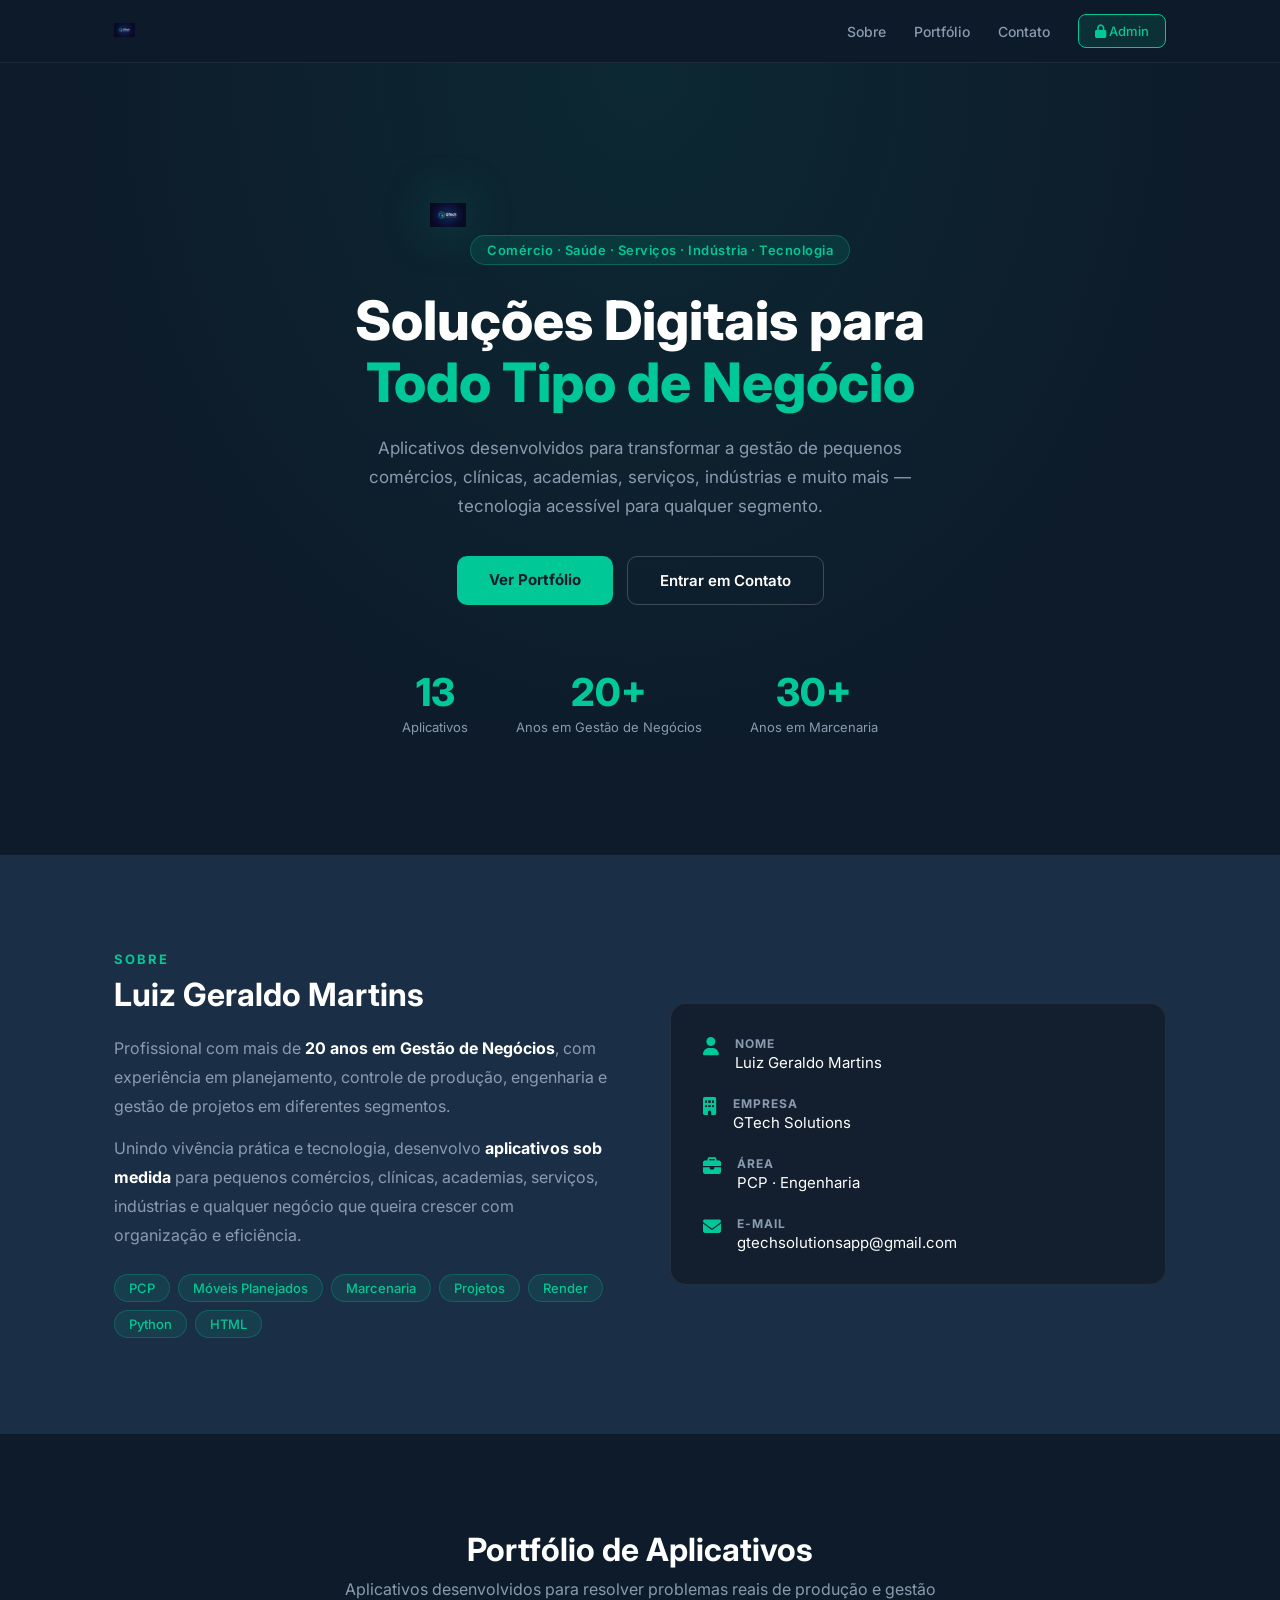
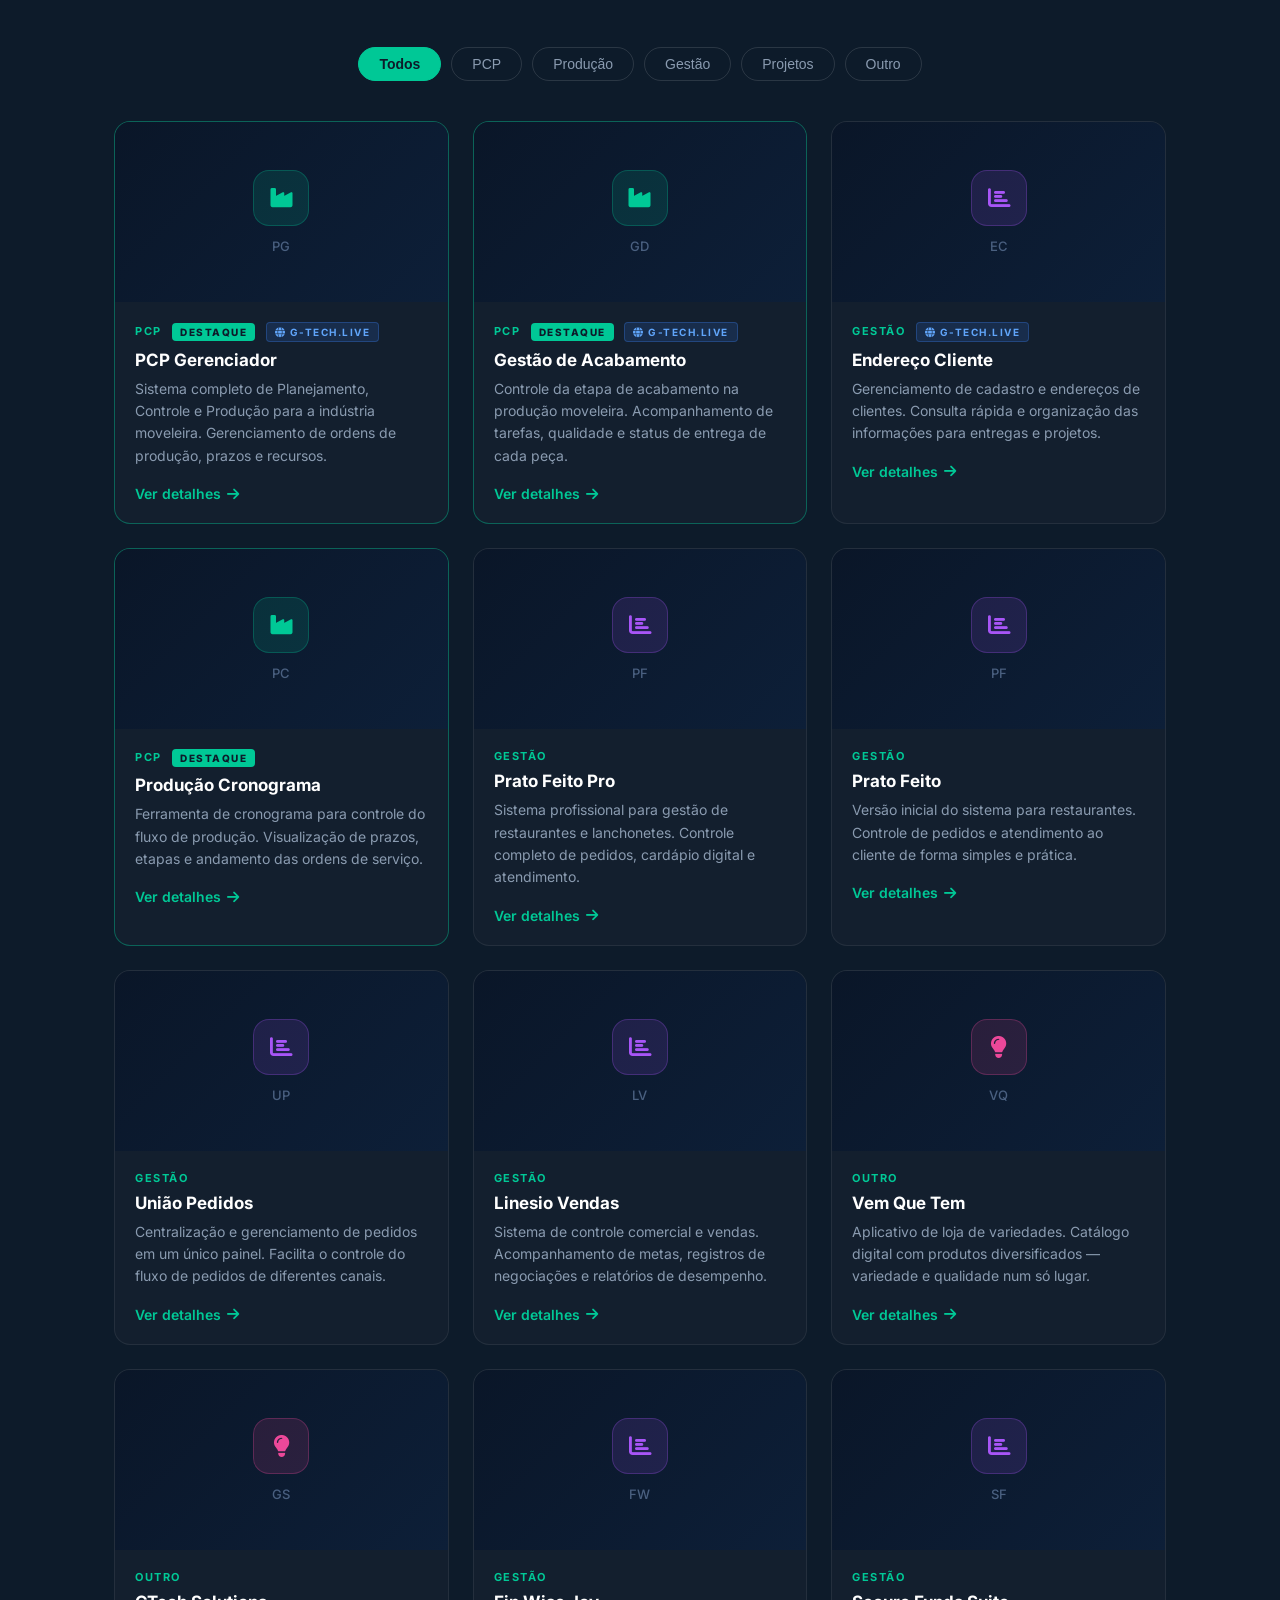
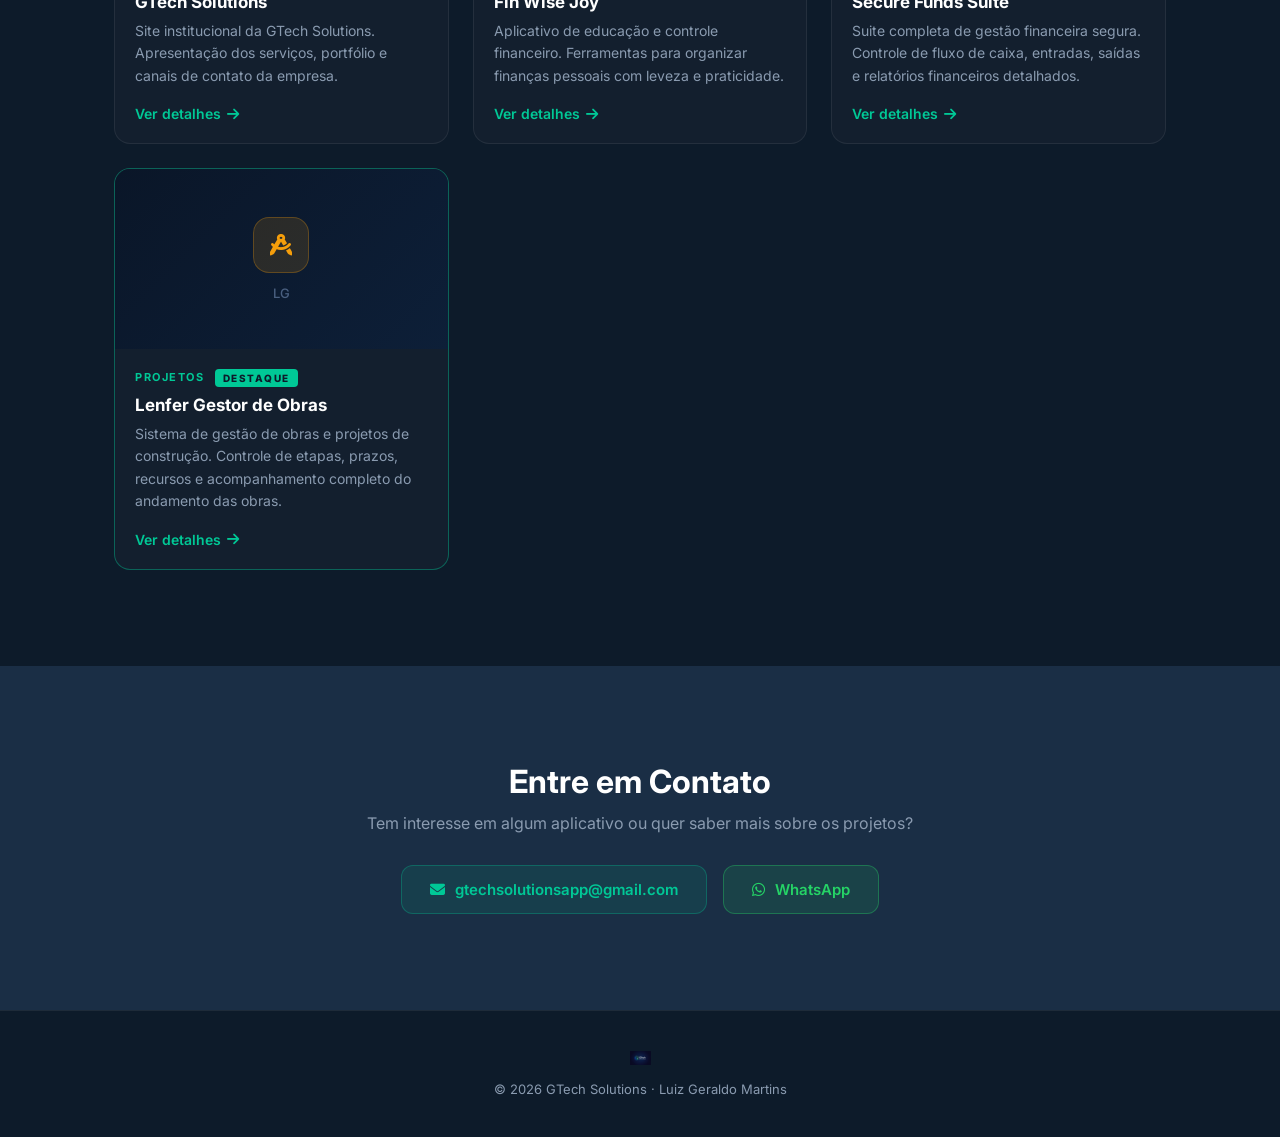
<file: index.html>
<!DOCTYPE html>
<html lang="pt-BR">
<head>
  <meta charset="UTF-8" />
  <meta name="viewport" content="width=device-width, initial-scale=1.0"/>
  <title>GTech Solutions – Portfólio</title>
  <meta name="description" content="GTech Solutions – Soluções digitais desenvolvidas por Luiz Geraldo Martins para pequenos comércios, clínicas, academias e indústrias."/>
  <meta property="og:title" content="GTech Solutions – Portfólio"/>
  <meta property="og:description" content="Aplicativos desenvolvidos para transformar a gestão de todo tipo de negócio — tecnologia acessível para qualquer segmento."/>
  <meta property="og:image" content="assets/logo-gtech.png"/>
  <meta property="og:type" content="website"/>
  <meta name="theme-color" content="#0d1b2a"/>
  <link rel="stylesheet" href="style.css"/>
  <link href="https://fonts.googleapis.com/css2?family=Inter:wght@400;500;600;700;800&display=swap" rel="stylesheet"/>
  <link rel="stylesheet" href="https://cdnjs.cloudflare.com/ajax/libs/font-awesome/6.5.0/css/all.min.css"/>
</head>
<body>

  <!-- HEADER -->
  <header>
    <nav class="nav-container">
      <div class="logo-area">
        <img src="assets/logo-gtech.png" alt="GTech Solutions" class="logo"/>
      </div>
      <div class="nav-links" id="nav-links">
        <a href="#sobre" onclick="fecharMenu()">Sobre</a>
        <a href="#apps" onclick="fecharMenu()">Portfólio</a>
        <a href="#contato" onclick="fecharMenu()">Contato</a>
        <a href="admin.html" class="btn-admin"><i class="fas fa-lock"></i> Admin</a>
      </div>
      <button class="hamburger" id="hamburger" onclick="toggleMenu()" aria-label="Menu">
        <span></span><span></span><span></span>
      </button>
    </nav>
  </header>

  <!-- HERO -->
  <section class="hero">
    <div class="hero-content">
      <img src="assets/logo-gtech.png" alt="GTech Solutions" class="hero-logo"/>
      <span class="badge">Comércio · Saúde · Serviços · Indústria · Tecnologia</span>
      <h1>Soluções Digitais para<br/><span class="highlight">Todo Tipo de Negócio</span></h1>
      <p>Aplicativos desenvolvidos para transformar a gestão de pequenos comércios, clínicas, academias, serviços, indústrias e muito mais — tecnologia acessível para qualquer segmento.</p>
      <div class="hero-btns">
        <a href="#apps" class="btn-primary">Ver Portfólio</a>
        <a href="#contato" class="btn-secondary">Entrar em Contato</a>
      </div>
    </div>
    <div class="hero-stats">
      <div class="stat">
        <span class="stat-num" id="total-apps">0</span>
        <span class="stat-label">Aplicativos</span>
      </div>
      <div class="stat">
        <span class="stat-num">20+</span>
        <span class="stat-label">Anos em Gestão de Negócios</span>
      </div>
      <div class="stat">
        <span class="stat-num">30+</span>
        <span class="stat-label">Anos em Marcenaria</span>
      </div>
    </div>
  </section>

  <!-- SOBRE -->
  <section id="sobre" class="sobre">
    <div class="container">
      <div class="sobre-grid">
        <div class="sobre-texto">
          <h2>Sobre</h2>
          <h3>Luiz Geraldo Martins</h3>
          <p>Profissional com mais de <strong>20 anos em Gestão de Negócios</strong>, com experiência em planejamento, controle de produção, engenharia e gestão de projetos em diferentes segmentos.</p>
          <p>Unindo vivência prática e tecnologia, desenvolvo <strong>aplicativos sob medida</strong> para pequenos comércios, clínicas, academias, serviços, indústrias e qualquer negócio que queira crescer com organização e eficiência.</p>
          <div class="tags">
            <span>PCP</span>
            <span>Móveis Planejados</span>
            <span>Marcenaria</span>
            <span>Projetos</span>
            <span>Render</span>
            <span>Python</span>
            <span>HTML</span>
          </div>
        </div>
        <div class="sobre-card">
          <div class="card-info">
            <div class="info-item">
              <i class="fas fa-user"></i>
              <div>
                <strong>Nome</strong>
                <span>Luiz Geraldo Martins</span>
              </div>
            </div>
            <div class="info-item">
              <i class="fas fa-building"></i>
              <div>
                <strong>Empresa</strong>
                <span>GTech Solutions</span>
              </div>
            </div>
            <div class="info-item">
              <i class="fas fa-briefcase"></i>
              <div>
                <strong>Área</strong>
                <span>PCP · Engenharia</span>
              </div>
            </div>
            <div class="info-item">
              <i class="fas fa-envelope"></i>
              <div>
                <strong>E-mail</strong>
                <span>gtechsolutionsapp@gmail.com</span>
              </div>
            </div>
          </div>
        </div>
      </div>
    </div>
  </section>

  <!-- FILTROS + APPS -->
  <section id="apps" class="apps-section">
    <div class="container">
      <div class="section-header">
        <h2>Portfólio de Aplicativos</h2>
        <p>Aplicativos desenvolvidos para resolver problemas reais de produção e gestão</p>
      </div>
      <div class="filtros">
        <button class="filtro active" data-cat="todos">Todos</button>
        <button class="filtro" data-cat="PCP">PCP</button>
        <button class="filtro" data-cat="Produção">Produção</button>
        <button class="filtro" data-cat="Gestão">Gestão</button>
        <button class="filtro" data-cat="Projetos">Projetos</button>
        <button class="filtro" data-cat="Outro">Outro</button>
      </div>
      <div class="apps-grid" id="apps-grid"></div>
    </div>
  </section>

  <!-- CONTATO -->
  <section id="contato" class="contato">
    <div class="container">
      <h2>Entre em Contato</h2>
      <p>Tem interesse em algum aplicativo ou quer saber mais sobre os projetos?</p>
      <div class="contato-links">
        <a href="mailto:gtechsolutionsapp@gmail.com" class="contato-btn">
          <i class="fas fa-envelope"></i> gtechsolutionsapp@gmail.com
        </a>
        <a href="https://wa.me/5548999064554" target="_blank" class="contato-btn whatsapp-btn">
          <i class="fab fa-whatsapp"></i> WhatsApp
        </a>
      </div>
    </div>
  </section>

  <!-- FOOTER -->
  <footer>
    <img src="assets/logo-gtech.png" alt="GTech Solutions" class="footer-logo"/>
    <p>© 2026 GTech Solutions · Luiz Geraldo Martins</p>
  </footer>

  <!-- MODAL -->
  <div class="modal-overlay" id="modal">
    <div class="modal-box">
      <button class="modal-fechar" id="modal-fechar"><i class="fas fa-times"></i></button>
      <div class="modal-cat-label" id="modal-cat"></div>
      <h2 class="modal-nome" id="modal-nome"></h2>
      <p class="modal-desc" id="modal-desc"></p>
      <a class="btn-primary modal-link" id="modal-link" href="#" target="_blank">
        Ver aplicativo <i class="fas fa-external-link-alt"></i>
      </a>
    </div>
  </div>

  <script src="app.js"></script>
</body>
</html>
</file>
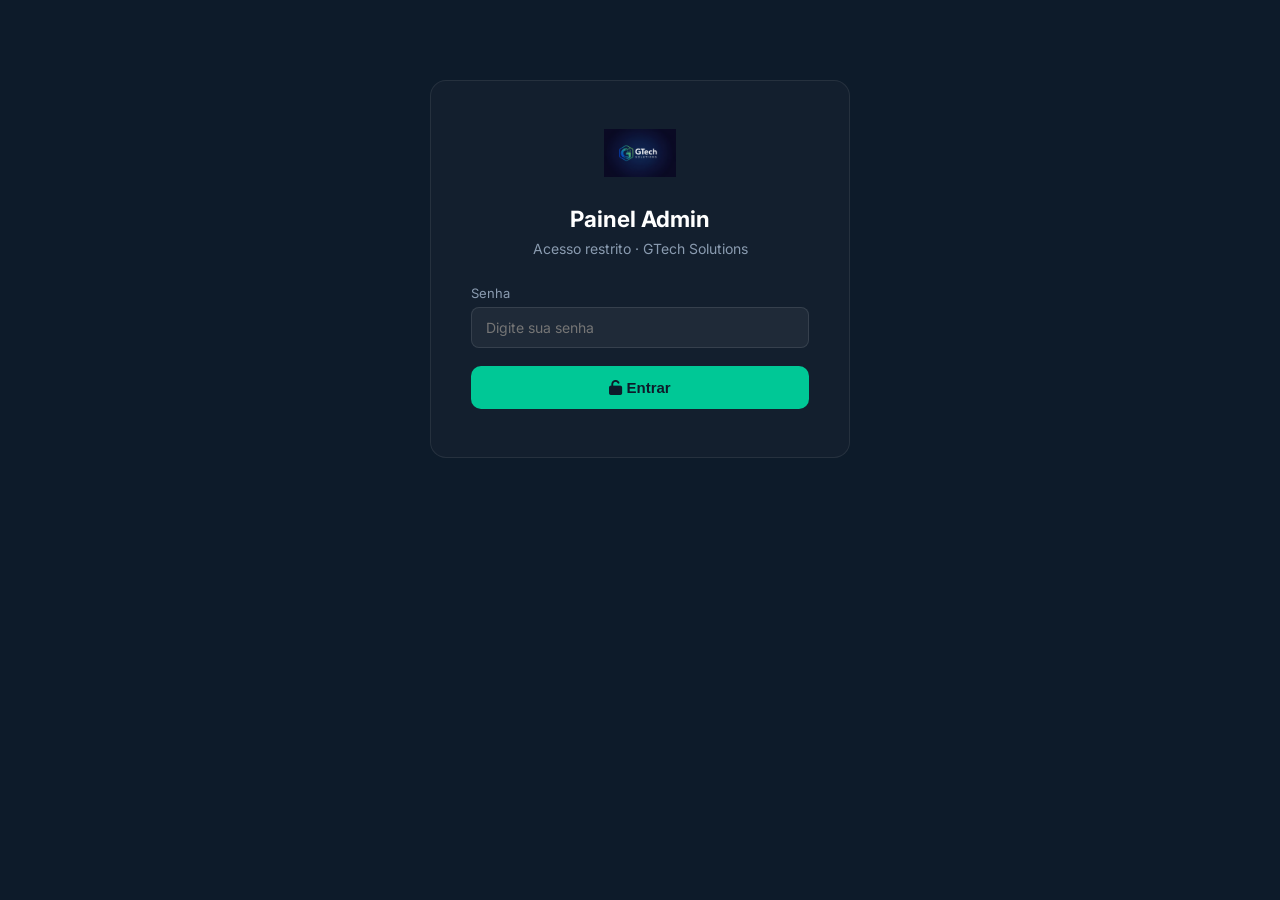
<file: admin.html>
<!DOCTYPE html>
<html lang="pt-BR">
<head>
  <meta charset="UTF-8"/>
  <meta name="viewport" content="width=device-width, initial-scale=1.0"/>
  <title>Admin – GTech Solutions</title>
  <link rel="stylesheet" href="style.css"/>
  <link href="https://fonts.googleapis.com/css2?family=Inter:wght@400;500;600;700;800&display=swap" rel="stylesheet"/>
  <link rel="stylesheet" href="https://cdnjs.cloudflare.com/ajax/libs/font-awesome/6.5.0/css/all.min.css"/>
  <style>
    .admin-wrap { max-width: 760px; margin: 0 auto; padding: 40px 24px; }
    .admin-header { display: flex; align-items: center; justify-content: space-between; margin-bottom: 40px; }
    .admin-header h1 { font-size: 1.6rem; font-weight: 700; }
    .admin-header a { color: var(--cinza); font-size: 14px; }
    .admin-header a:hover { color: var(--verde); }

    .login-box {
      background: var(--card-bg); border: 1px solid rgba(255,255,255,0.08);
      border-radius: 16px; padding: 48px 40px; max-width: 420px; margin: 80px auto;
      text-align: center;
    }
    .login-box img { height: 48px; margin-bottom: 24px; }
    .login-box h2 { font-size: 1.4rem; margin-bottom: 8px; }
    .login-box p { color: var(--cinza); font-size: 14px; margin-bottom: 28px; }

    label { display: block; font-size: 13px; color: var(--cinza); margin-bottom: 6px; text-align: left; }
    input, select, textarea {
      width: 100%; background: rgba(255,255,255,0.05);
      border: 1px solid rgba(255,255,255,0.1); border-radius: 8px;
      color: var(--branco); padding: 11px 14px; font-size: 14px;
      font-family: 'Inter', sans-serif; margin-bottom: 18px; outline: none;
      transition: border-color .2s;
    }
    input:focus, select:focus, textarea:focus { border-color: var(--verde); }
    textarea { resize: vertical; min-height: 80px; }
    select option { background: #1a2e45; }

    .btn-green {
      width: 100%; background: var(--verde); color: var(--azul);
      border: none; border-radius: 10px; padding: 13px;
      font-size: 15px; font-weight: 700; cursor: pointer; transition: opacity .2s;
    }
    .btn-green:hover { opacity: .85; }

    .secao { background: var(--card-bg); border: 1px solid rgba(255,255,255,0.07); border-radius: 16px; padding: 32px; margin-bottom: 28px; }
    .secao h2 { font-size: 1.1rem; font-weight: 700; margin-bottom: 24px; display: flex; align-items: center; gap: 10px; }
    .secao h2 i { color: var(--verde); }

    .modal-overlay {
      display: none; position: fixed; inset: 0;
      background: rgba(0,0,0,0.7); z-index: 1000;
      align-items: center; justify-content: center;
    }
    .modal-overlay.ativo { display: flex; }
    .modal-box {
      background: #0d1f30; border: 1px solid rgba(255,255,255,0.12);
      border-radius: 16px; padding: 36px; width: 100%; max-width: 560px;
      max-height: 90vh; overflow-y: auto;
    }
    .modal-box h3 { font-size: 1.1rem; font-weight: 700; margin-bottom: 24px; }
    .modal-acoes { display: flex; gap: 12px; margin-top: 8px; }
    .btn-cancelar {
      flex: 1; background: rgba(255,255,255,0.06); color: var(--cinza);
      border: 1px solid rgba(255,255,255,0.1); border-radius: 10px;
      padding: 13px; font-size: 15px; font-weight: 600; cursor: pointer;
    }

    .form-row { display: grid; grid-template-columns: 1fr 1fr; gap: 16px; }

    .app-lista { display: flex; flex-direction: column; gap: 12px; margin-top: 4px; }
    .app-item {
      background: rgba(255,255,255,0.04); border: 1px solid rgba(255,255,255,0.07);
      border-radius: 10px; padding: 16px 20px;
      display: flex; align-items: center; justify-content: space-between;
    }
    .app-item-info strong { display: block; font-size: 15px; }
    .app-item-info span { font-size: 13px; color: var(--cinza); }
    .app-item-acoes { display: flex; gap: 10px; }
    .btn-icon {
      background: none; border: 1px solid rgba(255,255,255,0.1); color: var(--cinza);
      width: 34px; height: 34px; border-radius: 8px; cursor: pointer;
      font-size: 14px; transition: all .2s; display: flex; align-items: center; justify-content: center;
    }
    .btn-icon:hover { color: var(--verde); border-color: var(--verde); }
    .btn-icon.danger:hover { color: #ff5c5c; border-color: #ff5c5c; }

    .alert { padding: 12px 16px; border-radius: 8px; font-size: 14px; margin-bottom: 20px; display: none; }
    .alert.ok { background: rgba(0,200,150,0.15); color: var(--verde); border: 1px solid rgba(0,200,150,0.3); }
    .alert.erro { background: rgba(255,92,92,0.15); color: #ff5c5c; border: 1px solid rgba(255,92,92,0.3); }

    .checkbox-row { display: flex; align-items: center; gap: 10px; margin-bottom: 18px; }
    .checkbox-row input { width: auto; margin-bottom: 0; }
    .checkbox-row label { margin-bottom: 0; }

    #painel { display: none; }
  </style>
</head>
<body>

  <!-- LOGIN -->
  <div id="tela-login">
    <div class="login-box">
      <img src="assets/logo-gtech.png" alt="GTech Solutions"/>
      <h2>Painel Admin</h2>
      <p>Acesso restrito · GTech Solutions</p>
      <div class="alert erro" id="erro-login">Senha incorreta. Tente novamente.</div>
      <label>Senha</label>
      <input type="password" id="campo-senha" placeholder="Digite sua senha" onkeydown="if(event.key==='Enter')entrar()"/>
      <button class="btn-green" onclick="entrar()"><i class="fas fa-unlock"></i> Entrar</button>
    </div>
  </div>

  <!-- MODAL EDITAR -->
  <div class="modal-overlay" id="modal-editar">
    <div class="modal-box">
      <h3><i class="fas fa-pen" style="color:var(--verde)"></i> Editar Aplicativo</h3>
      <label>Nome</label>
      <input type="text" id="e-nome"/>
      <label>Categoria</label>
      <select id="e-cat">
        <option value="PCP">PCP</option>
        <option value="Produção">Produção</option>
        <option value="Gestão">Gestão</option>
        <option value="Projetos">Projetos</option>
        <option value="Outro">Outro</option>
      </select>
      <label>Descrição</label>
      <textarea id="e-desc" style="min-height:120px"></textarea>
      <label>Link do aplicativo</label>
      <input type="url" id="e-link"/>
      <div class="checkbox-row">
        <input type="checkbox" id="e-destaque"/>
        <label for="e-destaque">Marcar como destaque</label>
      </div>
      <div class="modal-acoes">
        <button class="btn-cancelar" onclick="fecharModal()">Cancelar</button>
        <button class="btn-green" style="flex:2" onclick="salvarEdicao()"><i class="fas fa-save"></i> Salvar</button>
      </div>
    </div>
  </div>

  <!-- PAINEL -->
  <div id="painel">
    <header>
      <nav class="nav-container">
        <div class="logo-area">
          <img src="assets/logo-gtech.png" alt="GTech Solutions" class="logo"/>
        </div>
        <div class="nav-links">
          <span style="color:var(--verde);font-size:13px;font-weight:600"><i class="fas fa-shield-alt"></i> Admin</span>
          <a href="index.html">Ver portfólio</a>
          <a href="#" onclick="sair()" style="color:#ff5c5c"><i class="fas fa-sign-out-alt"></i> Sair</a>
        </div>
      </nav>
    </header>

    <div class="admin-wrap">

      <!-- ADICIONAR APP -->
      <div class="secao">
        <h2><i class="fas fa-plus-circle"></i> Adicionar Novo Aplicativo</h2>
        <div class="alert ok" id="msg-ok">Aplicativo salvo com sucesso!</div>

        <div class="form-row">
          <div>
            <label>Nome do aplicativo *</label>
            <input type="text" id="f-nome" placeholder="Ex: Controle de Produção"/>
          </div>
          <div>
            <label>Categoria *</label>
            <select id="f-cat">
              <option value="PCP">PCP</option>
              <option value="Produção">Produção</option>
              <option value="Gestão">Gestão</option>
              <option value="Projetos">Projetos</option>
              <option value="Outro">Outro</option>
            </select>
          </div>
        </div>

        <label>Descrição *</label>
        <textarea id="f-desc" placeholder="Descreva o que o aplicativo faz e qual problema resolve..."></textarea>

        <label>Link do aplicativo (Lovable, GitHub, etc.)</label>
        <input type="url" id="f-link" placeholder="https://"/>

        <label>URL da screenshot (opcional)</label>
        <input type="url" id="f-screenshot" placeholder="https://"/>

        <div class="checkbox-row">
          <input type="checkbox" id="f-destaque"/>
          <label for="f-destaque">Marcar como destaque</label>
        </div>

        <button class="btn-green" onclick="adicionarApp()"><i class="fas fa-save"></i> Salvar Aplicativo</button>
      </div>

      <!-- LISTA -->
      <div class="secao">
        <h2><i class="fas fa-list"></i> Seus Aplicativos (<span id="count-apps">0</span>)</h2>
        <div class="app-lista" id="lista-admin"></div>
        <button class="btn-green" onclick="exportarJSON()" style="margin-top:20px;background:rgba(0,200,150,0.15);color:var(--verde);border:1px solid rgba(0,200,150,0.4)">
          <i class="fas fa-download"></i> Exportar apps.json
        </button>
      </div>

    </div>
  </div>

  <script>
    const SENHA = 'GTECH26';
    let apps = [];

    function entrar() {
      const s = document.getElementById('campo-senha').value;
      if (s === SENHA) {
        document.getElementById('tela-login').style.display = 'none';
        document.getElementById('painel').style.display = 'block';
        carregarApps();
      } else {
        document.getElementById('erro-login').style.display = 'block';
      }
    }

    function sair() {
      document.getElementById('tela-login').style.display = 'block';
      document.getElementById('painel').style.display = 'none';
      document.getElementById('campo-senha').value = '';
    }

    async function carregarApps() {
      try {
        const res = await fetch('apps.json?t=' + Date.now());
        apps = await res.json();
      } catch { apps = []; }
      renderLista();
    }

    function renderLista() {
      document.getElementById('count-apps').textContent = apps.length;
      const lista = document.getElementById('lista-admin');
      if (!apps.length) {
        lista.innerHTML = '<p style="color:var(--cinza);text-align:center;padding:20px">Nenhum app cadastrado ainda.</p>';
        return;
      }
      lista.innerHTML = apps.map((a, i) => `
        <div class="app-item">
          <div class="app-item-info">
            <strong>${a.nome} ${a.destaque ? '⭐' : ''}</strong>
            <span>${a.categoria} · ${a.descricao.substring(0, 60)}...</span>
          </div>
          <div class="app-item-acoes">
            ${a.link ? `<a href="${a.link}" target="_blank" class="btn-icon" title="Abrir app"><i class="fas fa-external-link-alt"></i></a>` : ''}
            <button class="btn-icon" onclick="abrirEditar(${i})" title="Editar"><i class="fas fa-pen"></i></button>
            <button class="btn-icon danger" onclick="remover(${i})" title="Remover"><i class="fas fa-trash"></i></button>
          </div>
        </div>
      `).join('');
    }

    function adicionarApp() {
      const nome = document.getElementById('f-nome').value.trim();
      const desc = document.getElementById('f-desc').value.trim();
      const cat  = document.getElementById('f-cat').value;
      const link = document.getElementById('f-link').value.trim();
      const sc   = document.getElementById('f-screenshot').value.trim();
      const dest = document.getElementById('f-destaque').checked;

      if (!nome || !desc) { alert('Preencha nome e descrição!'); return; }

      apps.push({ id: Date.now(), nome, descricao: desc, categoria: cat, link, screenshot: sc, destaque: dest });
      salvarEAtualizar();

      document.getElementById('f-nome').value = '';
      document.getElementById('f-desc').value = '';
      document.getElementById('f-link').value = '';
      document.getElementById('f-screenshot').value = '';
      document.getElementById('f-destaque').checked = false;

      const msg = document.getElementById('msg-ok');
      msg.style.display = 'block';
      setTimeout(() => msg.style.display = 'none', 3000);
    }

    let editandoIndex = -1;

    function abrirEditar(i) {
      editandoIndex = i;
      const a = apps[i];
      document.getElementById('e-nome').value = a.nome;
      document.getElementById('e-cat').value = a.categoria;
      document.getElementById('e-desc').value = a.descricao;
      document.getElementById('e-link').value = a.link || '';
      document.getElementById('e-destaque').checked = a.destaque || false;
      document.getElementById('modal-editar').classList.add('ativo');
    }

    function fecharModal() {
      document.getElementById('modal-editar').classList.remove('ativo');
      editandoIndex = -1;
    }

    function salvarEdicao() {
      if (editandoIndex < 0) return;
      apps[editandoIndex].nome = document.getElementById('e-nome').value.trim();
      apps[editandoIndex].categoria = document.getElementById('e-cat').value;
      apps[editandoIndex].descricao = document.getElementById('e-desc').value.trim();
      apps[editandoIndex].link = document.getElementById('e-link').value.trim();
      apps[editandoIndex].destaque = document.getElementById('e-destaque').checked;
      salvarEAtualizar();
      fecharModal();
    }

    function remover(i) {
      if (!confirm('Remover "' + apps[i].nome + '"?')) return;
      apps.splice(i, 1);
      salvarEAtualizar();
    }

    function salvarEAtualizar() {
      // Salva no localStorage para persistência local
      localStorage.setItem('gtech-apps', JSON.stringify(apps));
      renderLista();
    }

    function exportarJSON() {
      const blob = new Blob([JSON.stringify(apps, null, 2)], { type: 'application/json' });
      const a = document.createElement('a');
      a.href = URL.createObjectURL(blob);
      a.download = 'apps.json';
      a.click();
    }

    // Ao carregar, verifica localStorage também
    async function carregarApps() {
      const local = localStorage.getItem('gtech-apps');
      if (local) {
        apps = JSON.parse(local);
      } else {
        try {
          const res = await fetch('apps.json?t=' + Date.now());
          apps = await res.json();
        } catch { apps = []; }
      }
      renderLista();
    }
  </script>
</body>
</html>
</file>
<file: style.css>
* { margin: 0; padding: 0; box-sizing: border-box; }

:root {
  --azul: #0d1b2a;
  --azul-medio: #1a2e45;
  --verde: #00c896;
  --verde-claro: #00e6a8;
  --branco: #ffffff;
  --cinza: #8a9bb0;
  --cinza-claro: #f0f4f8;
  --card-bg: #131f2e;
}

body {
  font-family: 'Inter', sans-serif;
  background: var(--azul);
  color: var(--branco);
}

a { text-decoration: none; }
.container { max-width: 1100px; margin: 0 auto; padding: 0 24px; }

/* NAV */
header {
  position: sticky; top: 0; z-index: 100;
  background: rgba(13,27,42,0.95);
  backdrop-filter: blur(10px);
  border-bottom: 1px solid rgba(255,255,255,0.07);
}
.nav-container {
  max-width: 1100px; margin: 0 auto; padding: 14px 24px;
  display: flex; align-items: center; justify-content: space-between;
}
.logo { height: 14px; }
.nav-links { display: flex; align-items: center; gap: 28px; }
.nav-links a { color: var(--cinza); font-size: 14px; font-weight: 500; transition: color .2s; }
.nav-links a:hover { color: var(--verde); }
.btn-admin {
  background: rgba(0,200,150,0.12);
  color: var(--verde) !important;
  border: 1px solid var(--verde);
  padding: 8px 16px; border-radius: 8px;
  font-size: 13px !important;
  transition: background .2s !important;
}
.btn-admin:hover { background: rgba(0,200,150,0.25) !important; }

/* HERO */
.hero {
  min-height: 88vh;
  display: flex; flex-direction: column;
  justify-content: center; align-items: center;
  text-align: center; padding: 80px 24px 60px;
  background: radial-gradient(ellipse at 50% 0%, rgba(0,200,150,0.08) 0%, transparent 65%);
}
.hero-logo { height: 24px; margin-bottom: 28px; filter: drop-shadow(0 0 24px rgba(0,200,150,0.3)); }

.badge {
  display: inline-block;
  background: rgba(0,200,150,0.12);
  color: var(--verde);
  border: 1px solid rgba(0,200,150,0.3);
  padding: 6px 16px; border-radius: 99px;
  font-size: 13px; font-weight: 600; letter-spacing: .5px;
  margin-bottom: 24px;
}
.hero h1 { font-size: clamp(2rem, 5vw, 3.4rem); font-weight: 800; line-height: 1.15; margin-bottom: 20px; }
.highlight { color: var(--verde); }
.hero p { font-size: 17px; color: var(--cinza); max-width: 580px; line-height: 1.7; margin-bottom: 36px; }
.hero-btns { display: flex; gap: 14px; justify-content: center; flex-wrap: wrap; margin-bottom: 64px; }
.btn-primary {
  background: var(--verde); color: var(--azul);
  padding: 14px 32px; border-radius: 10px;
  font-weight: 700; font-size: 15px; transition: opacity .2s;
}
.btn-primary:hover { opacity: .85; }
.btn-secondary {
  border: 1px solid rgba(255,255,255,0.2); color: var(--branco);
  padding: 14px 32px; border-radius: 10px;
  font-weight: 600; font-size: 15px; transition: border-color .2s;
}
.btn-secondary:hover { border-color: var(--verde); color: var(--verde); }

.hero-stats { display: flex; gap: 48px; }
.stat { display: flex; flex-direction: column; align-items: center; }
.stat-num { font-size: 2.4rem; font-weight: 800; color: var(--verde); }
.stat-label { font-size: 13px; color: var(--cinza); margin-top: 4px; }

/* SOBRE */
.sobre { padding: 96px 0; background: var(--azul-medio); }
.sobre h2 { font-size: 13px; color: var(--verde); text-transform: uppercase; letter-spacing: 2px; margin-bottom: 8px; }
.sobre h3 { font-size: 2rem; font-weight: 700; margin-bottom: 20px; }
.sobre p { color: var(--cinza); line-height: 1.8; margin-bottom: 14px; }
.sobre p strong { color: var(--branco); }
.sobre-grid { display: grid; grid-template-columns: 1fr 1fr; gap: 60px; align-items: center; }
.tags { display: flex; flex-wrap: wrap; gap: 8px; margin-top: 24px; }
.tags span {
  background: rgba(0,200,150,0.1); color: var(--verde);
  border: 1px solid rgba(0,200,150,0.25);
  padding: 5px 14px; border-radius: 99px; font-size: 13px; font-weight: 500;
}
.sobre-card { background: var(--card-bg); border-radius: 16px; padding: 32px; border: 1px solid rgba(255,255,255,0.07); }
.card-info { display: flex; flex-direction: column; gap: 24px; }
.info-item { display: flex; align-items: flex-start; gap: 16px; }
.info-item i { color: var(--verde); font-size: 18px; margin-top: 2px; }
.info-item div { display: flex; flex-direction: column; }
.info-item strong { font-size: 12px; color: var(--cinza); text-transform: uppercase; letter-spacing: 1px; }
.info-item span { font-size: 15px; color: var(--branco); margin-top: 2px; }

/* APPS */
.apps-section { padding: 96px 0; }
.section-header { text-align: center; margin-bottom: 48px; }
.section-header h2 { font-size: 2rem; font-weight: 700; margin-bottom: 10px; }
.section-header p { color: var(--cinza); font-size: 16px; }

.filtros { display: flex; gap: 10px; justify-content: center; flex-wrap: wrap; margin-bottom: 40px; }
.filtro {
  background: transparent; color: var(--cinza);
  border: 1px solid rgba(255,255,255,0.12);
  padding: 8px 20px; border-radius: 99px;
  font-size: 14px; font-weight: 500; cursor: pointer; transition: all .2s;
}
.filtro:hover, .filtro.active {
  background: var(--verde); color: var(--azul);
  border-color: var(--verde); font-weight: 700;
}

.apps-grid { display: grid; grid-template-columns: repeat(auto-fill, minmax(300px, 1fr)); gap: 24px; }
.app-card {
  background: var(--card-bg); border-radius: 16px;
  border: 1px solid rgba(255,255,255,0.07);
  overflow: hidden; transition: transform .2s, border-color .2s;
}
.app-card:hover { transform: translateY(-4px); border-color: rgba(0,200,150,0.3); }
.app-card.destaque { border-color: rgba(0,200,150,0.4); }

.app-thumb {
  width: 100%; height: 180px; object-fit: cover;
  background: linear-gradient(135deg, #0d1b2a, #1a2e45);
  display: flex; align-items: center; justify-content: center;
  font-size: 48px; color: var(--verde);
}
.app-thumb img { width: 100%; height: 100%; object-fit: cover; }
.app-thumb-placeholder { width: 100%; height: 180px; background: linear-gradient(135deg, #0d1b2a, #1a2e45); display: flex; align-items: center; justify-content: center; font-size: 48px; }

.app-body { padding: 20px; }
.app-cat {
  font-size: 11px; font-weight: 700; text-transform: uppercase; letter-spacing: 1.5px;
  color: var(--verde); margin-bottom: 8px;
}
.app-nome { font-size: 17px; font-weight: 700; margin-bottom: 8px; }
.app-desc { font-size: 14px; color: var(--cinza); line-height: 1.6; margin-bottom: 16px; }
.app-link {
  display: inline-flex; align-items: center; gap: 6px;
  color: var(--verde); font-size: 14px; font-weight: 600;
  transition: gap .2s;
}
.app-link:hover { gap: 10px; }
.destaque-badge {
  display: inline-block; background: var(--verde); color: var(--azul);
  font-size: 10px; font-weight: 800; padding: 3px 8px; border-radius: 4px;
  text-transform: uppercase; margin-left: 6px; vertical-align: middle;
}
.dominio-badge {
  display: inline-block; background: rgba(59,130,246,0.15); color: #60a5fa;
  border: 1px solid rgba(59,130,246,0.3);
  font-size: 10px; font-weight: 700; padding: 3px 8px; border-radius: 4px;
  margin-left: 6px; vertical-align: middle;
}

/* CONTATO */
.contato { padding: 96px 0; background: var(--azul-medio); text-align: center; }
.contato h2 { font-size: 2rem; font-weight: 700; margin-bottom: 12px; }
.contato p { color: var(--cinza); margin-bottom: 32px; font-size: 16px; }
.contato-links { display: flex; justify-content: center; gap: 16px; flex-wrap: wrap; }
.contato-btn {
  display: inline-flex; align-items: center; gap: 10px;
  background: rgba(0,200,150,0.1); color: var(--verde);
  border: 1px solid rgba(0,200,150,0.3);
  padding: 14px 28px; border-radius: 12px;
  font-size: 15px; font-weight: 600; transition: background .2s;
}
.contato-btn:hover { background: rgba(0,200,150,0.2); }

/* FOOTER */
footer { padding: 40px 24px; text-align: center; border-top: 1px solid rgba(255,255,255,0.07); }
.footer-logo { height: 14px; margin-bottom: 12px; opacity: .9; }
footer p { color: var(--cinza); font-size: 13px; }

/* HAMBURGER */
.hamburger {
  display: none;
  flex-direction: column; justify-content: center; align-items: center;
  gap: 5px; width: 38px; height: 38px;
  background: none; border: 1px solid rgba(255,255,255,0.15);
  border-radius: 8px; cursor: pointer; padding: 0;
}
.hamburger span {
  display: block; width: 18px; height: 2px;
  background: var(--branco); border-radius: 2px;
  transition: transform .25s, opacity .25s;
}
.hamburger.ativo span:nth-child(1) { transform: translateY(7px) rotate(45deg); }
.hamburger.ativo span:nth-child(2) { opacity: 0; }
.hamburger.ativo span:nth-child(3) { transform: translateY(-7px) rotate(-45deg); }

/* WHATSAPP */
.whatsapp-btn {
  background: rgba(37,211,102,0.12) !important;
  color: #25d366 !important;
  border-color: rgba(37,211,102,0.35) !important;
}
.whatsapp-btn:hover { background: rgba(37,211,102,0.22) !important; }

/* ANIMAÇÃO CARDS */
.fade-card {
  opacity: 0;
  transform: translateY(24px);
  transition: opacity .45s ease, transform .45s ease;
  cursor: pointer;
}
.fade-card.visivel { opacity: 1; transform: translateY(0); }

/* MODAL */
.modal-overlay {
  position: fixed; inset: 0; z-index: 200;
  background: rgba(0,0,0,0.72);
  backdrop-filter: blur(6px);
  display: flex; align-items: center; justify-content: center;
  padding: 24px;
  opacity: 0; pointer-events: none;
  transition: opacity .25s;
}
.modal-overlay.ativo { opacity: 1; pointer-events: all; }
.modal-box {
  background: #131f2e; border: 1px solid rgba(255,255,255,0.1);
  border-radius: 20px; padding: 40px 36px; max-width: 520px; width: 100%;
  position: relative;
  transform: translateY(20px);
  transition: transform .25s;
}
.modal-overlay.ativo .modal-box { transform: translateY(0); }
.modal-fechar {
  position: absolute; top: 16px; right: 16px;
  background: rgba(255,255,255,0.07); border: 1px solid rgba(255,255,255,0.1);
  color: var(--cinza); width: 34px; height: 34px; border-radius: 8px;
  cursor: pointer; font-size: 14px; transition: all .2s;
  display: flex; align-items: center; justify-content: center;
}
.modal-fechar:hover { color: var(--branco); border-color: rgba(255,255,255,0.3); }
.modal-cat-label {
  font-size: 12px; font-weight: 700; text-transform: uppercase;
  letter-spacing: 1.5px; margin-bottom: 12px;
  display: flex; align-items: center; gap: 8px;
}
.modal-nome { font-size: 1.5rem; font-weight: 800; margin-bottom: 16px; }
.modal-desc { color: var(--cinza); font-size: 15px; line-height: 1.7; margin-bottom: 28px; }
.modal-link { display: inline-flex; align-items: center; gap: 8px; }

/* RESPONSIVO */
@media (max-width: 768px) {
  .sobre-grid { grid-template-columns: 1fr; gap: 40px; }
  .hero-stats { gap: 28px; }
  .hamburger { display: flex; }
  .nav-links {
    display: none; flex-direction: column;
    position: absolute; top: 70px; left: 0; right: 0;
    background: rgba(13,27,42,0.98);
    border-bottom: 1px solid rgba(255,255,255,0.08);
    padding: 16px 24px 20px; gap: 4px;
  }
  .nav-links.aberto { display: flex; }
  .nav-links a { padding: 10px 0; font-size: 15px; border-bottom: 1px solid rgba(255,255,255,0.05); }
  .nav-links a:last-child { border-bottom: none; margin-top: 8px; }
  .btn-admin { text-align: center; }
  .modal-box { padding: 32px 24px; }
}
</file>
